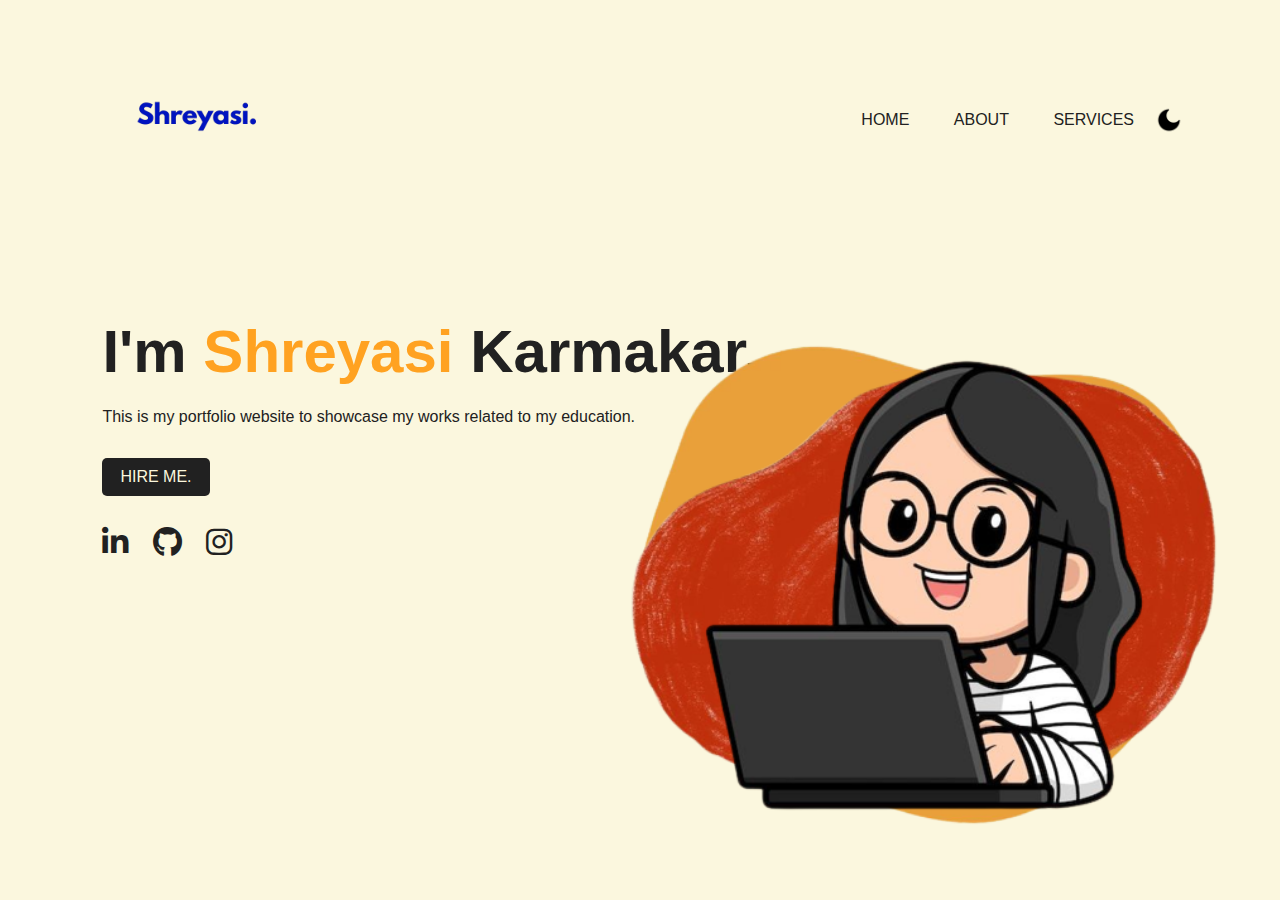
<file: portfolio/index.html>
<!DOCTYPE html>
<html lang="en">
<head>
    <meta charset="UTF-8">
    <meta name="viewport" content="width=device-width, initial-scale=1.0">
    <title>PORTFOLIO</title>
    <link rel="stylesheet" href="style.css">
    <link rel="stylesheet" href="https://cdnjs.cloudflare.com/ajax/libs/font-awesome/6.4.0/css/all.min.css">
</head>
<body>
    <div class="hero">
        <nav>
            <img src="images/logo.png" class="logo">
            <ul>
                <li><a href="">HOME</a></li>
                <li><a href="">ABOUT</a></li>
                <li><a href="">SERVICES</a></li>
            </ul>   
            <img src="images/moon.png" width="30" height="30" id="icon">
        </nav>
        <div class="info">
            <h1>  I'm <span>Shreyasi</span> Karmakar.</h1>
            <p>
                This is my portfolio website to showcase my works related to my education.</p>
            <a href="">HIRE ME.</a>
        </div>
        <div class="img-box">
            <img src="images/yellow-removebg-preview.png" class="shape1">
            <img src="images/red.png" class="shape">
            <img src="images/lady.png" class="girl">
        </div>
        <div class="social-links">
            <a href=""><i class="fab fa-linkedin-in"></i></a>
            <a href=""><i class="fab fa-github"></i></a>
            <a href=""><i class="fab fa-instagram"></i></a>
        </div>
    </div>
    <script>

        var icon = document.getElementById("icon");
        icon.onclick = function()
        {
            document.body.classList.toggle("dark-theme");
            if(document.body.classList.contains("dark-theme")){
                icon.src = "images/sun.png";
            }else{
                icon.src = "images/moon.png";

            }
        }
    </script>
</body>
</html>
</file>
<file: portfolio/style.css>
*{
    margin: 0;
    padding: 0;
}
:root
{
    --primary-color: #fbf7de;
    --secondary-color: #212121;
}
.dark-theme
{
    --primary-color: #1e1e02;
    --secondary-color: #fff;
}
.icon{
    width: 50;
    cursor: pointer;
}
nav ul
{
    flex: 1;
    text-align: right;
}
.hero
{
    height: 100vh;
    width: 100%;
    background: var(--primary-color);
    font-family: sans-serif;
    position: relative;
}
nav
{
    width: 85%;
    margin: auto;
    padding: 20px 0;
    display: flex;
    align-items: center;
    justify-content: space-between;
}
.logo
{
    width: 200px;
    cursor: pointer;
}
nav ul li
{
    display: inline-block;
    list-style: none;
    margin: 10px 20px;

}
nav ul li a{
    text-decoration: none;
    color: var(--secondary-color);
}
nav ul li a:hover{
    color: #ffa221;
}
.info
{
    margin-left: 8%;
    margin-top: 6%;
}
.info h1{
    font-size: 60px;
    color: var(--secondary-color);
    margin-bottom: 20px;
}
span{
    color: #ffa221;
}
.info p{
    color: var(--secondary-color);
    line-height: 22px;
}
.info a{
    background: var(--secondary-color);
    padding: 10px 18px;
    text-decoration: none;
    color: var(--primary-color);
    display: inline-block;
    margin: 30px 0;
    border-radius: 5px;
}
.img-box{
    width: 40%;
    height: 70%;
    position: absolute; 
    bottom: 0;
    right: 100px;
}
.img-box img{
    height: 100%;
    position: absolute;
    left: 50%;
    bottom: 0;
    transform: translateX(-50%);
    transition: bottom 1s, bottom 1s, left 1s;
}
.img-box:hover .shape{
    bottom: 40px;
}
.img-box:hover .shape1{
    bottom: 20px;
}
.img-box:hover .girl{
    left: 45%;
}
.social-links
{
    margin-left: 8%;
    margin-right: 100px;
}
.social-links a{
    font-size: 30px;
    color: var(--secondary-color);
    margin-right: 20px;
}
.social-links a:hover{
    color: #ffa221;
}
</file>
